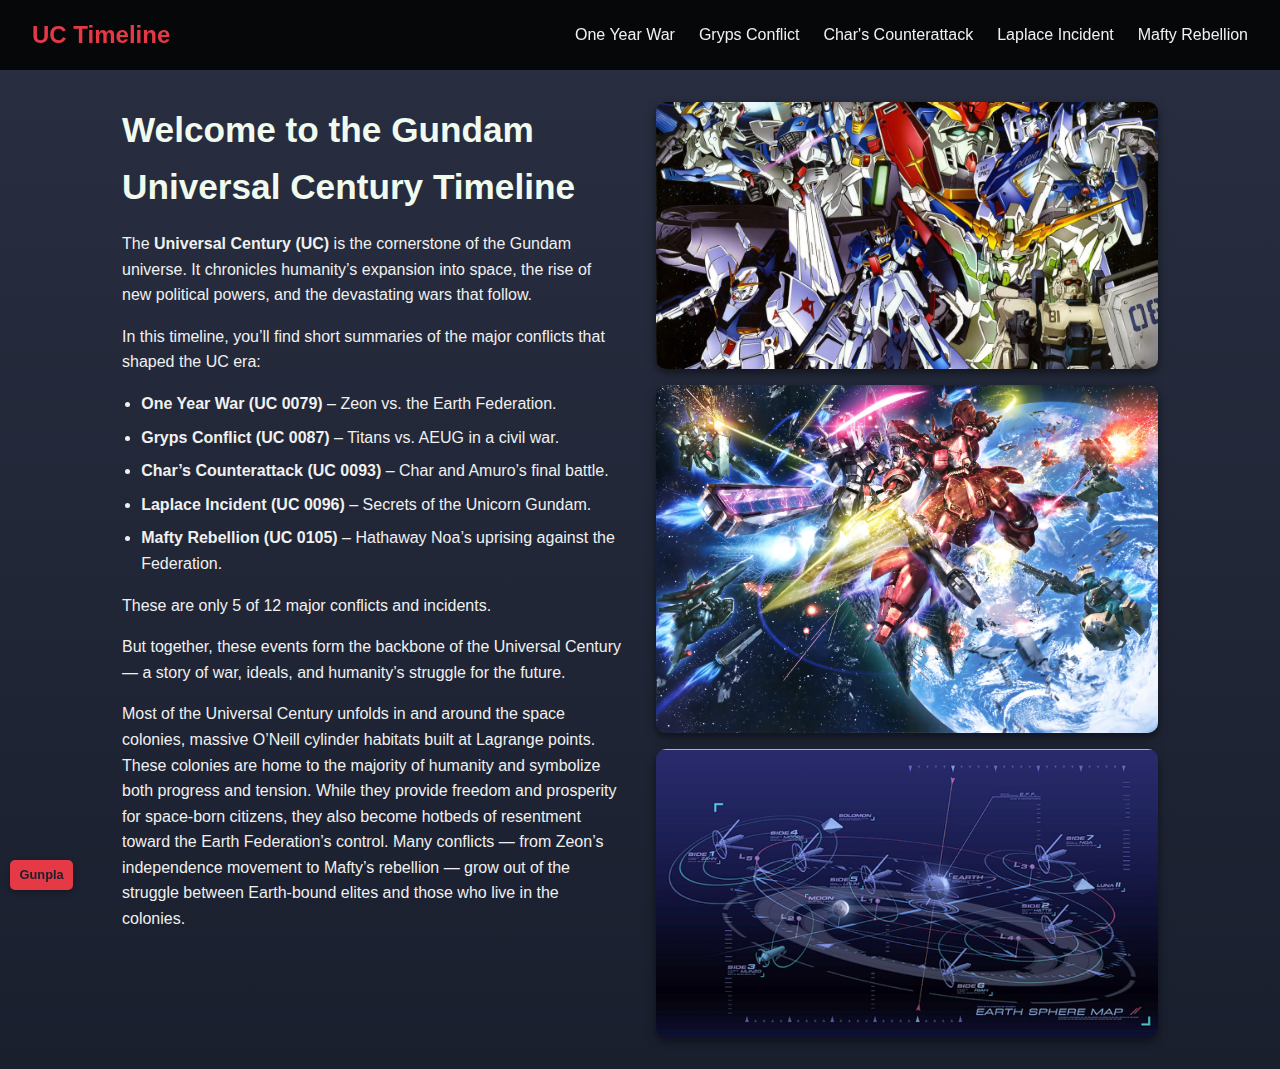
<file: index.html>
<!DOCTYPE html>
<html lang="en">
<head>
  <meta charset="UTF-8">
  <meta name="viewport" content="width=device-width, initial-scale=1.0">
  <title>Gundam UC Timeline</title>
  <link rel="stylesheet" href="style.css">
</head>
<body>
  
  <nav class="navbar">
    <div class="logo">UC Timeline</div>
    <ul class="nav-links">
      <li><a href="one-year-war.html">One Year War</a></li>
      <li><a href="gryps-conflict.html">Gryps Conflict</a></li>
      <li><a href="Char-counterattack.html">Char's Counterattack</a></li>
      <li><a href="laplace-incident.html">Laplace Incident</a></li>
      <li><a href="mafty-rebellion.html">Mafty Rebellion</a></li>
    </ul>
  </nav>

  <main class="intro-section">
    <div class="intro-text">
      <h1>Welcome to the Gundam Universal Century Timeline</h1>
      <p>
        The <strong>Universal Century (UC)</strong> is the cornerstone of the Gundam universe. It chronicles humanity’s expansion into space, 
        the rise of new political powers, and the devastating wars that follow.
      </p>
      <p>
        In this timeline, you’ll find short summaries of the major conflicts that shaped the UC era:
      </p>
      <ul>
        <li><strong>One Year War (UC 0079)</strong> – Zeon vs. the Earth Federation.</li>
        <li><strong>Gryps Conflict (UC 0087)</strong> – Titans vs. AEUG in a civil war.</li>
        <li><strong>Char’s Counterattack (UC 0093)</strong> – Char and Amuro’s final battle.</li>
        <li><strong>Laplace Incident (UC 0096)</strong> – Secrets of the Unicorn Gundam.</li>
        <li><strong>Mafty Rebellion (UC 0105)</strong> – Hathaway Noa’s uprising against the Federation.</li>
      </ul>
      <p>These are only 5 of 12 major conflicts and incidents.</p>
      <p>
        But together, these events form the backbone of the Universal Century — a story of war, ideals, and humanity’s struggle for the future.
      </p>
      <p>Most of the Universal Century unfolds in and around the space colonies, massive O’Neill cylinder habitats built at Lagrange points. These colonies are home to the majority of humanity and symbolize both progress and tension. While they provide freedom and prosperity for space-born citizens, they also become hotbeds of resentment toward the Earth Federation’s control. Many conflicts — from Zeon’s independence movement to Mafty’s rebellion — grow out of the struggle between Earth-bound elites and those who live in the colonies.</p>
    </div>

    <div class="intro-images">
      <img src="UC-timeline-background.jpg" alt="intro" />
      <img src="amuro-v-char.jpg" alt="grand showdown" />
      <img src="space-colony-map.png" alt="Char and Amuro" />
    </div>

    <a href="https://global.bandai-hobby.net/en-us/gunpla/" target="_blank" class="gunpla-button">Gunpla</a>
  </main>
</body>
</html>
</file>
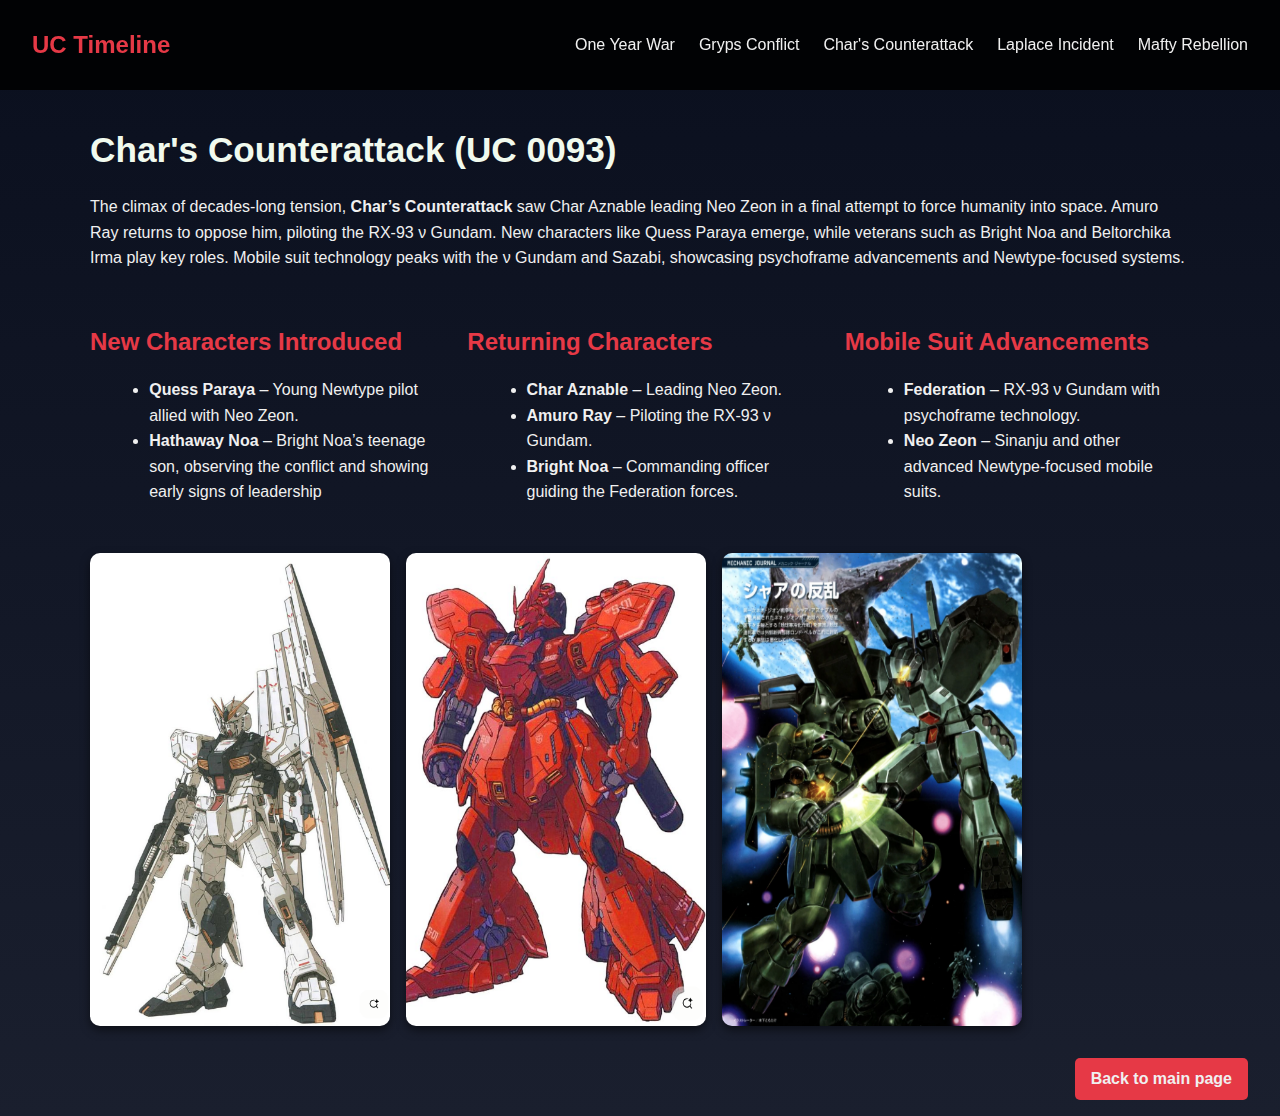
<file: Char-counterattack.html>
<!DOCTYPE html>
<html lang="en">
<head>
  <meta charset="UTF-8">
  <meta name="viewport" content="width=device-width, initial-scale=1.0">
  <title>Char's Counterattack (UC 0093)</title>
  <link rel="stylesheet" href="conflicts.css">
</head>
<body>
  <nav class="navbar">
    <div class="logo"><a>UC Timeline</a></div>
    <ul class="nav-links">
      <li><a href="one-year-war.html">One Year War</a></li>
      <li><a href="gryps-conflict.html">Gryps Conflict</a></li>
      <li><a href="Char-counterattack.html">Char's Counterattack</a></li>
      <li><a href="laplace-incident.html">Laplace Incident</a></li>
      <li><a href="mafty-rebellion.html">Mafty Rebellion</a></li>
    </ul>
  </nav>

  <main class="conflict-page">
    <h1>Char's Counterattack (UC 0093)</h1>

    <section class="conflict-intro">
      <p>
        The climax of decades-long tension, <strong>Char’s Counterattack</strong> saw Char Aznable leading Neo Zeon in a final attempt to force humanity into space. 
        Amuro Ray returns to oppose him, piloting the RX-93 ν Gundam. New characters like Quess Paraya emerge, while veterans such as Bright Noa and Beltorchika Irma play key roles. 
        Mobile suit technology peaks with the ν Gundam and Sazabi, showcasing psychoframe advancements and Newtype-focused systems.
      </p>
    </section>

    <section class="conflict-details">
      <div class="text-block">
        <h2>New Characters Introduced</h2>
        <ul>
          <li><strong>Quess Paraya</strong> – Young Newtype pilot allied with Neo Zeon.</li>
          <li><strong>Hathaway Noa</strong> – Bright Noa’s teenage son, observing the conflict and showing early signs of leadership</li>
        </ul>
      </div>

      <div class="text-block">
        <h2>Returning Characters</h2>
        <ul>
          <li><strong>Char Aznable</strong> – Leading Neo Zeon.</li>
          <li><strong>Amuro Ray</strong> – Piloting the RX-93 ν Gundam.</li>
          <li><strong>Bright Noa</strong> – Commanding officer guiding the Federation forces.</li>
        </ul>
      </div>

      <div class="text-block">
        <h2>Mobile Suit Advancements</h2>
        <ul>
          <li><strong>Federation</strong> – RX-93 ν Gundam with psychoframe technology.</li>
          <li><strong>Neo Zeon</strong> – Sinanju and other advanced Newtype-focused mobile suits.</li>
        </ul>
      </div>
    </section>

    <section class="conflict-images">
      <img src="nu-gundam.png" alt="nu Gundam">
      <img src="sazabi.png" alt="Sazabi">
      <img src="jegan-and-geara.png" alt="jegan and geara doga">
    </section>
  </main>

  <div class="back-button-container">
  <a href="index.html" class="back-button">Back to main page</a>
</div>
</body>
</html>
</file>
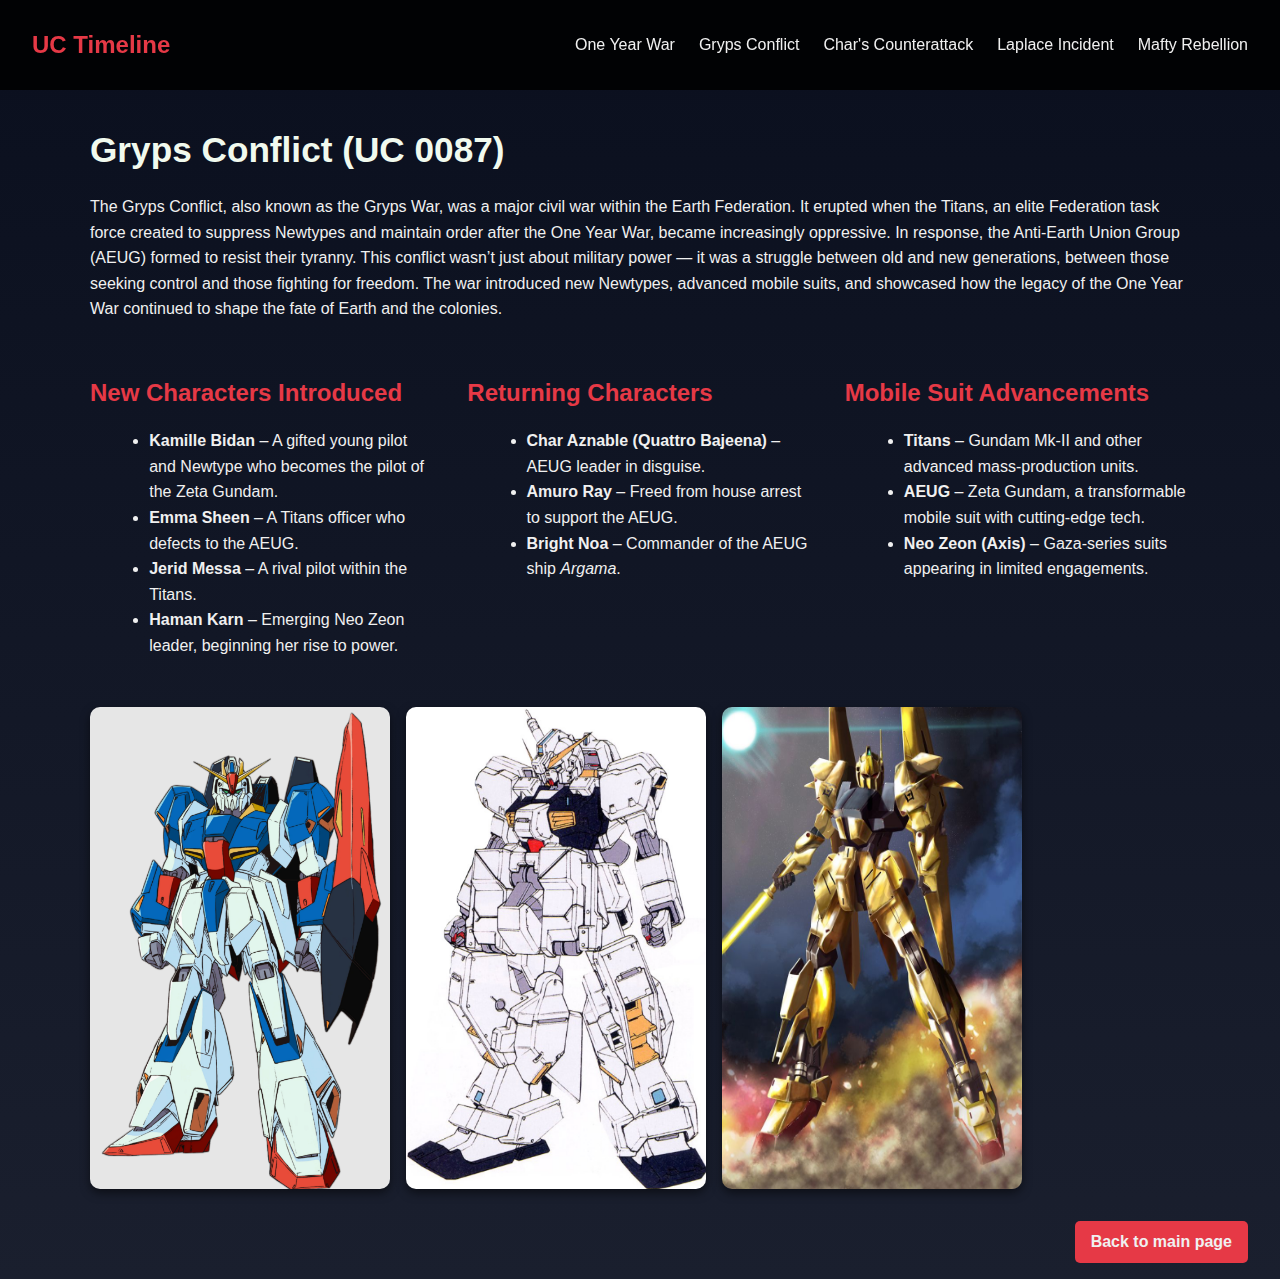
<file: gryps-conflict.html>
<!DOCTYPE html>
<html lang="en">
<head>
  <meta charset="UTF-8">
  <meta name="viewport" content="width=device-width, initial-scale=1.0">
  <title>Gryps Conflict (UC 0087)</title>
  <link rel="stylesheet" href="conflicts.css">
</head>
<body>
 
  <nav class="navbar">
    <div class="logo"><a>UC Timeline</a></div>
    <ul class="nav-links">
      <li><a href="one-year-war.html">One Year War</a></li>
      <li><a href="gryps-conflict.html">Gryps Conflict</a></li>
      <li><a href="Char-counterattack.html">Char's Counterattack</a></li>
      <li><a href="laplace-incident.html">Laplace Incident</a></li>
      <li><a href="mafty-rebellion.html">Mafty Rebellion</a></li>
    </ul>
  </nav>

 
  <main class="conflict-page">
    <h1>Gryps Conflict (UC 0087)</h1>

    <section class="conflict-intro">
      <p>
        The Gryps Conflict, also known as the Gryps War, was a major civil war within the Earth Federation. It erupted when the Titans, 
        an elite Federation task force created to suppress Newtypes and maintain order after the One Year War, became increasingly oppressive. 
        In response, the Anti-Earth Union Group (AEUG) formed to resist their tyranny. This conflict wasn’t just about military power — 
        it was a struggle between old and new generations, between those seeking control and those fighting for freedom. 
        The war introduced new Newtypes, advanced mobile suits, and showcased how the legacy of the One Year War continued to shape the fate of Earth and the colonies.
      </p>
    </section>

    <section class="conflict-details">
      <div class="text-block">
        <h2>New Characters Introduced</h2>
        <ul>
          <li><strong>Kamille Bidan</strong> – A gifted young pilot and Newtype who becomes the pilot of the Zeta Gundam.</li>
          <li><strong>Emma Sheen</strong> – A Titans officer who defects to the AEUG.</li>
          <li><strong>Jerid Messa</strong> – A rival pilot within the Titans.</li>
          <li><strong>Haman Karn</strong> – Emerging Neo Zeon leader, beginning her rise to power.</li>
        </ul>
      </div>

      <div class="text-block">
        <h2>Returning Characters</h2>
        <ul>
          <li><strong>Char Aznable (Quattro Bajeena)</strong> – AEUG leader in disguise.</li>
          <li><strong>Amuro Ray</strong> – Freed from house arrest to support the AEUG.</li>
          <li><strong>Bright Noa</strong> – Commander of the AEUG ship <em>Argama</em>.</li>
        </ul>
      </div>

      <div class="text-block">
        <h2>Mobile Suit Advancements</h2>
        <ul>
          <li><strong>Titans</strong> – Gundam Mk-II and other advanced mass-production units.</li>
          <li><strong>AEUG</strong> – Zeta Gundam, a transformable mobile suit with cutting-edge tech.</li>
          <li><strong>Neo Zeon (Axis)</strong> – Gaza-series suits appearing in limited engagements.</li>
        </ul>
      </div>
    </section>

    <section class="conflict-images">
      <img src="zeta-gundam.png" alt="Zeta Gundam">
      <img src="hazel.png" alt="Gundam Hazel">
      <img src="hyaku-shiki.png" alt="Hyaku Shiki">
    </section>
  </main>

  <div class="back-button-container">
  <a href="index.html" class="back-button">Back to main page</a>
</div>
</body>
</html>
</file>
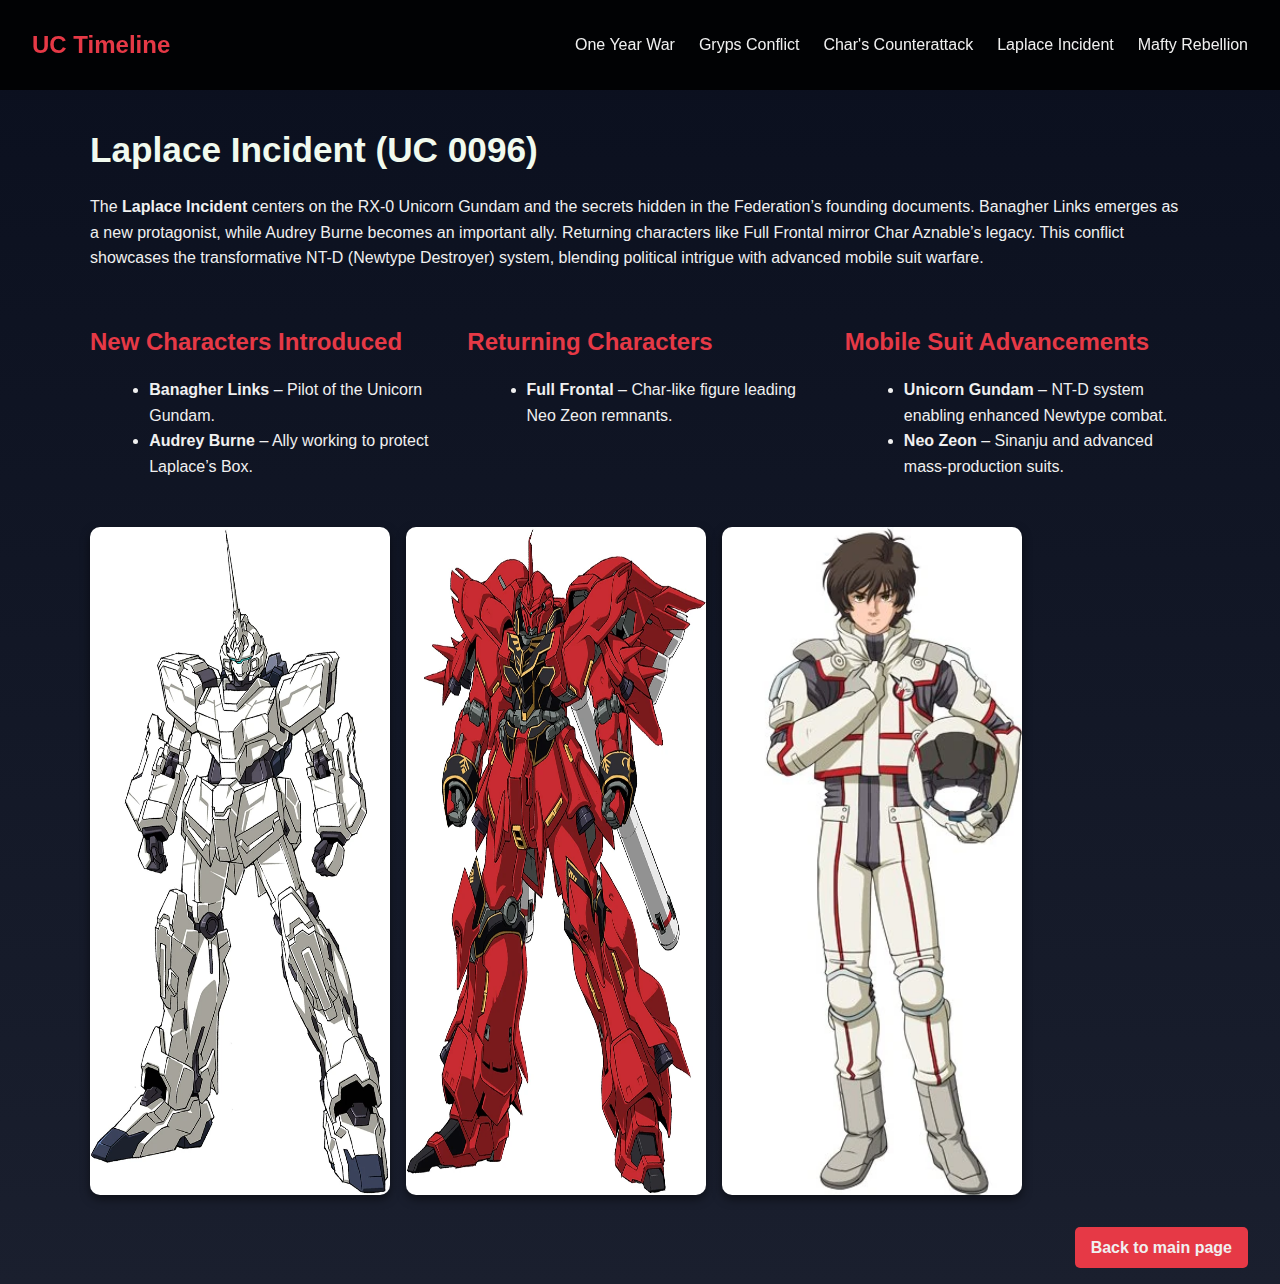
<file: laplace-incident.html>
<!DOCTYPE html>
<html lang="en">
<head>
  <meta charset="UTF-8">
  <meta name="viewport" content="width=device-width, initial-scale=1.0">
  <title>Laplace Incident (UC 0096)</title>
  <link rel="stylesheet" href="conflicts.css">
</head>
<body>
  <nav class="navbar">
    <div class="logo"><a>UC Timeline</a></div>
    <ul class="nav-links">
      <li><a href="one-year-war.html">One Year War</a></li>
      <li><a href="gryps-conflict.html">Gryps Conflict</a></li>
      <li><a href="Char-counterattack.html">Char's Counterattack</a></li>
      <li><a href="laplace-incident.html">Laplace Incident</a></li>
      <li><a href="mafty-rebellion.html">Mafty Rebellion</a></li>
    </ul>
  </nav>

  <main class="conflict-page">
    <h1>Laplace Incident (UC 0096)</h1>

    <section class="conflict-intro">
      <p>
        The <strong>Laplace Incident</strong> centers on the RX-0 Unicorn Gundam and the secrets hidden in the Federation’s founding documents. 
        Banagher Links emerges as a new protagonist, while Audrey Burne becomes an important ally. Returning characters like Full Frontal mirror Char Aznable’s legacy. 
        This conflict showcases the transformative NT-D (Newtype Destroyer) system, blending political intrigue with advanced mobile suit warfare.
      </p>
    </section>

    <section class="conflict-details">
      <div class="text-block">
        <h2>New Characters Introduced</h2>
        <ul>
          <li><strong>Banagher Links</strong> – Pilot of the Unicorn Gundam.</li>
          <li><strong>Audrey Burne</strong> – Ally working to protect Laplace’s Box.</li>
        </ul>
      </div>

      <div class="text-block">
        <h2>Returning Characters</h2>
        <ul>
          <li><strong>Full Frontal</strong> – Char-like figure leading Neo Zeon remnants.</li>
        </ul>
      </div>

      <div class="text-block">
        <h2>Mobile Suit Advancements</h2>
        <ul>
          <li><strong>Unicorn Gundam</strong> – NT-D system enabling enhanced Newtype combat.</li>
          <li><strong>Neo Zeon</strong> – Sinanju and advanced mass-production suits.</li>
        </ul>
      </div>
    </section>

    <section class="conflict-images">
      <img src="unicorn.png" alt="Unicorn Gundam">
      <img src="sinanju.png" alt="Sinanju">
      <img src="banagher-links.png" alt="Banagher Links">
    </section>
  </main>

  <div class="back-button-container">
  <a href="index.html" class="back-button">Back to main page</a>
</div>
</body>
</html>
</file>
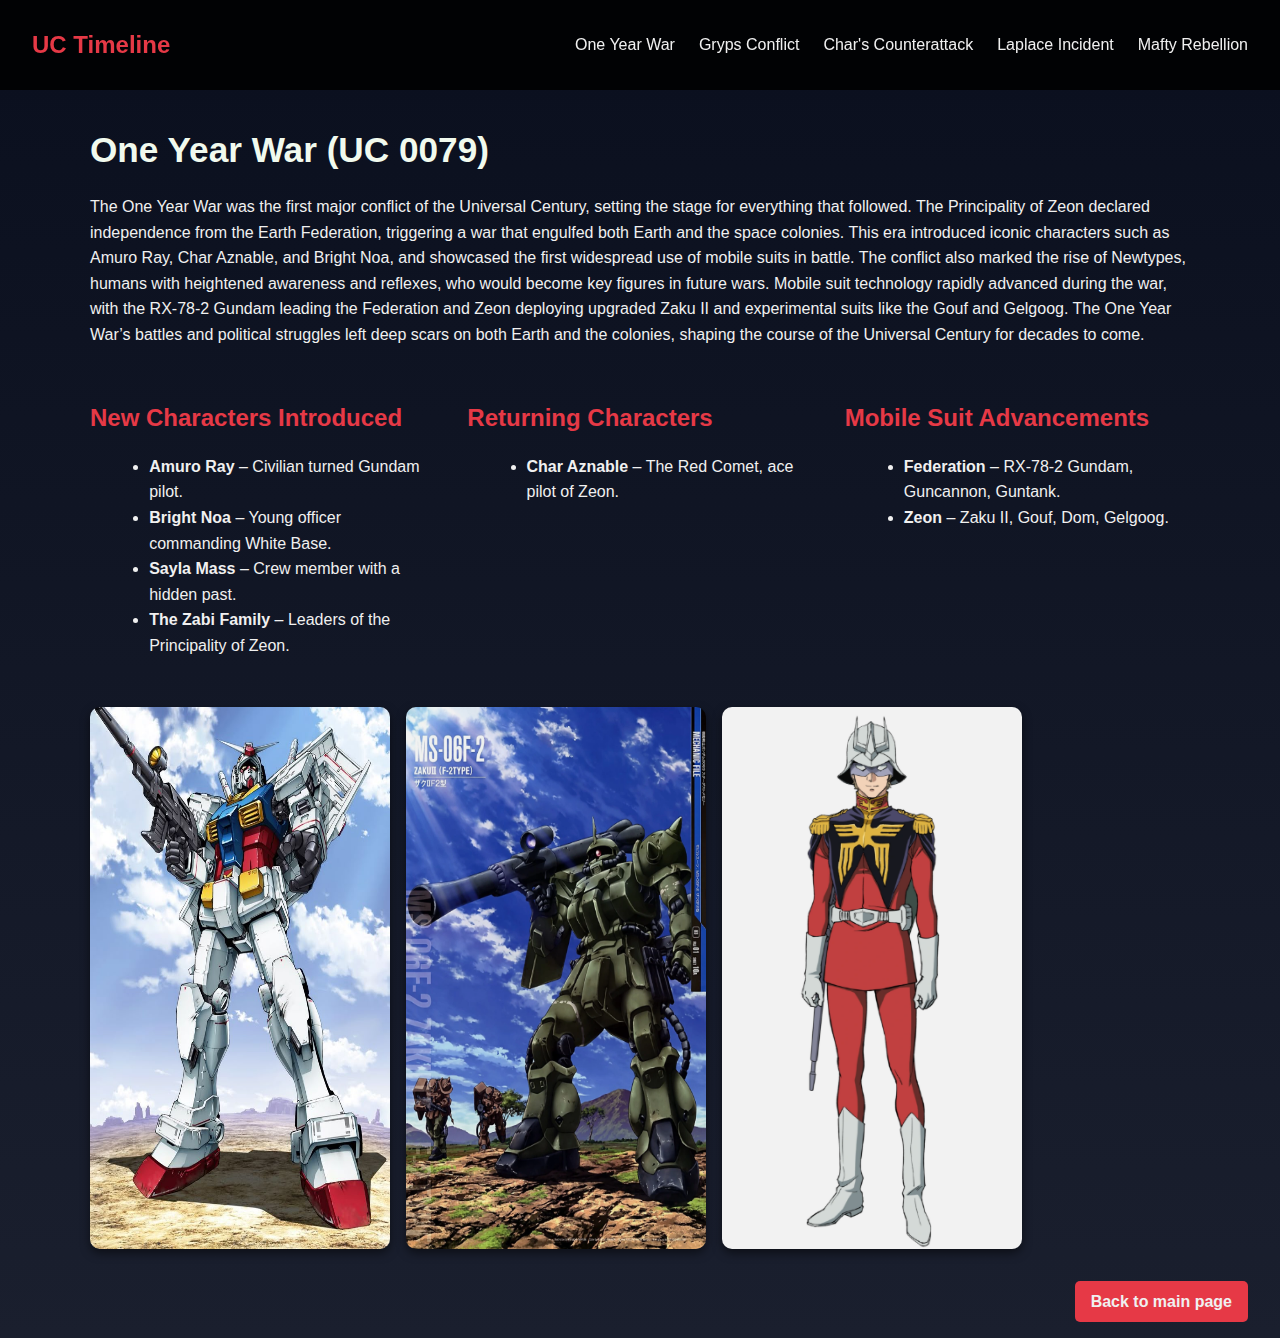
<file: one-year-war.html>
<!DOCTYPE html>
<html lang="en">
<head>
  <meta charset="UTF-8">
  <meta name="viewport" content="width=device-width, initial-scale=1.0">
  <title>One Year War (UC 0079)</title>
  <link rel="stylesheet" href="conflicts.css">
</head>
<body>
 
  <nav class="navbar">
    <div class="logo"><a>UC Timeline</a></div>
    <ul class="nav-links">
      <li><a href="one-year-war.html">One Year War</a></li>
      <li><a href="gryps-conflict.html">Gryps Conflict</a></li>
      <li><a href="Char-counterattack.html">Char's Counterattack</a></li>
      <li><a href="laplace-incident.html">Laplace Incident</a></li>
      <li><a href="mafty-rebellion.html">Mafty Rebellion</a></li>
    </ul>
  </nav>

  <main class="conflict-page">
    <h1>One Year War (UC 0079)</h1>

    <section class="conflict-intro">
      <p>The One Year War was the first major conflict of the Universal Century, setting the stage for everything that followed. The Principality of Zeon declared independence from the Earth Federation, triggering a war that engulfed both Earth and the space colonies. This era introduced iconic characters such as Amuro Ray, Char Aznable, and Bright Noa, and showcased the first widespread use of mobile suits in battle. The conflict also marked the rise of Newtypes, humans with heightened awareness and reflexes, who would become key figures in future wars. Mobile suit technology rapidly advanced during the war, with the RX-78-2 Gundam leading the Federation and Zeon deploying upgraded Zaku II and experimental suits like the Gouf and Gelgoog. The One Year War’s battles and political struggles left deep scars on both Earth and the colonies, shaping the course of the Universal Century for decades to come.</p>
    </section>

    <section class="conflict-details">
      <div class="text-block">
        <h2>New Characters Introduced</h2>
        <ul>
          <li><strong>Amuro Ray</strong> – Civilian turned Gundam pilot.</li>
          <li><strong>Bright Noa</strong> – Young officer commanding White Base.</li>
          <li><strong>Sayla Mass</strong> – Crew member with a hidden past.</li>
          <li><strong>The Zabi Family</strong> – Leaders of the Principality of Zeon.</li>
        </ul>
      </div>

      <div class="text-block">
        <h2>Returning Characters</h2>
        <ul>
          <li><strong>Char Aznable</strong> – The Red Comet, ace pilot of Zeon.</li>
        </ul>
      </div>

      <div class="text-block">
        <h2>Mobile Suit Advancements</h2>
        <ul>
          <li><strong>Federation</strong> – RX-78-2 Gundam, Guncannon, Guntank.</li>
          <li><strong>Zeon</strong> – Zaku II, Gouf, Dom, Gelgoog.</li>
        </ul>
      </div>
    </section>

    <section class="conflict-images">
      <img src="rx-78.png" alt="RX-78-2 Gundam">
      <img src="zaku-2.png" alt="Zaku II">
      <img src="char.png" alt="Char Aznable">
    </section>
  </main>
  
  <div class="back-button-container">
  <a href="index.html" class="back-button">Back to main page</a>
</div>
</body>
</html>
</file>
<file: style.css>
* {
  margin: 0;
  padding: 0;
  box-sizing: border-box;
}

body {
  font-family: Arial, Helvetica, sans-serif;
  background: linear-gradient(to bottom, #292f41, #1a1f2e);
  color: #f0f0f0;
  line-height: 1.6;
}





.navbar {
  display: flex;
  justify-content: space-between;
  align-items: center;
  padding: 1rem 2rem;
  background-color: rgba(0, 0, 0, 0.85);
  position: sticky;
  top: 0;
}

.navbar .logo {
  font-size: 1.5rem;
  font-weight: bold;
  color: #e63946;
}

.navbar .nav-links {
  list-style: none;
  display: flex;
  gap: 1.5rem;
}

.navbar .nav-links li a {
  text-decoration: none;
  color: #f0f0f0;
  transition: color 0.3s ease;
}

.navbar .nav-links li a:hover {
  color: #e63946;
}





.intro-section {
  display: grid;
  grid-template-columns: 1fr 1fr;
  gap: 2rem;
  max-width: 1100px;
  margin: 2rem auto;
  padding: 0 2rem;
}

.intro-text h1 {
  font-size: 2.2rem;
  margin-bottom: 1rem;
  color: #f1faee;
}

.intro-text p {
  margin-bottom: 1rem;
}

.intro-text ul {
  margin-left: 1.2rem;
  margin-bottom: 1rem;
}

.intro-text ul li {
  margin-bottom: 0.5rem;
}





.intro-images {
  display: flex;
  flex-direction: column;
  gap: 1rem;
}

.intro-images img {
  width: 100%;
  border-radius: 10px;
  box-shadow: 0 4px 10px rgba(0, 0, 0, 0.5);
  object-fit: cover;
}



.gunpla-button {
  position: fixed;
  bottom: 10px;
  left: 10px;
  background-color: #e63946;
  color: #1a1f2e;
  padding: 0.3rem 0.6rem;
  border-radius: 5px;
  font-size: 0.8rem;
  text-decoration: none;
  font-weight: bold;
  box-shadow: 0 2px 6px rgba(0,0,0,0.3);
  transition: background-color 0.3s ease, transform 0.2s ease;
  z-index: 1000;
}

.gunpla-button:hover {
  background-color: #e76f51;
  transform: translateY(-2px);
}




@media (max-width: 768px) {
  .intro-section {
    grid-template-columns: 1fr;
  }

  .intro-images {
    flex-direction: row;
    overflow-x: auto;
  }

  .intro-images img {
    width: 250px;
    flex-shrink: 0;
  }
}
</file>
<file: conflicts.css>
body {
  font-family: Arial, Helvetica, sans-serif;
  background: linear-gradient(to bottom, #0a0f1e, #1a1f2e);
  color: #f0f0f0;
  margin: 0;
  padding: 0;
  line-height: 1.6;
}




.navbar {
  display: flex;
  justify-content: space-between;
  align-items: center;
  padding: 1rem 2rem;
  background-color: rgba(0, 0, 0, 0.85);
  position: sticky;
  top: 0;
}

.navbar .logo a {
  text-decoration: none;
  font-size: 1.5rem;
  font-weight: bold;
  color: #e63946;
}

.navbar .nav-links {
  list-style: none;
  display: flex;
  gap: 1.5rem;
}

.navbar .nav-links li a {
  text-decoration: none;
  color: #f0f0f0;
  transition: color 0.3s ease;
}

.navbar .nav-links li a:hover {
  color: #e63946;
}




.conflict-page {
  max-width: 1100px;
  margin: 2rem auto;
  padding: 0 2rem;
}

.back-button-container {
  text-align: right;
  margin: 1rem 2rem;
}

.back-button {
  display: inline-block;
  background-color: #e63946;
  color: #f0f0f0;
  padding: 0.5rem 1rem;
  border-radius: 5px;
  text-decoration: none;
  font-weight: bold;
  transition: background-color 0.3s ease;
}

.back-button:hover {
  background-color: #d62828;
}

.conflict-page h1 {
  font-size: 2.2rem;
  margin-bottom: 1rem;
  color: #f1faee;
}

.conflict-details {
  display: grid;
  grid-template-columns: repeat(auto-fit, minmax(280px, 1fr));
  gap: 2rem;
  margin-top: 2rem;
}

.text-block h2 {
  color: #e63946;
  margin-bottom: 0.5rem;
}

.text-block ul {
  list-style: disc;
  margin-left: 1.2rem;
}





.conflict-images {
  display: flex;
  gap: 1rem;
  margin-top: 2rem;
}

.conflict-images img {
  width: 100%;
  max-width: 300px;
  border-radius: 10px;
  box-shadow: 0 4px 10px rgba(0, 0, 0, 0.5);
}




@media (max-width: 768px) {
  .conflict-images {
    flex-direction: column;
    align-items: center;
  }

  .conflict-images img {
    max-width: 90%;
  }
}
</file>
